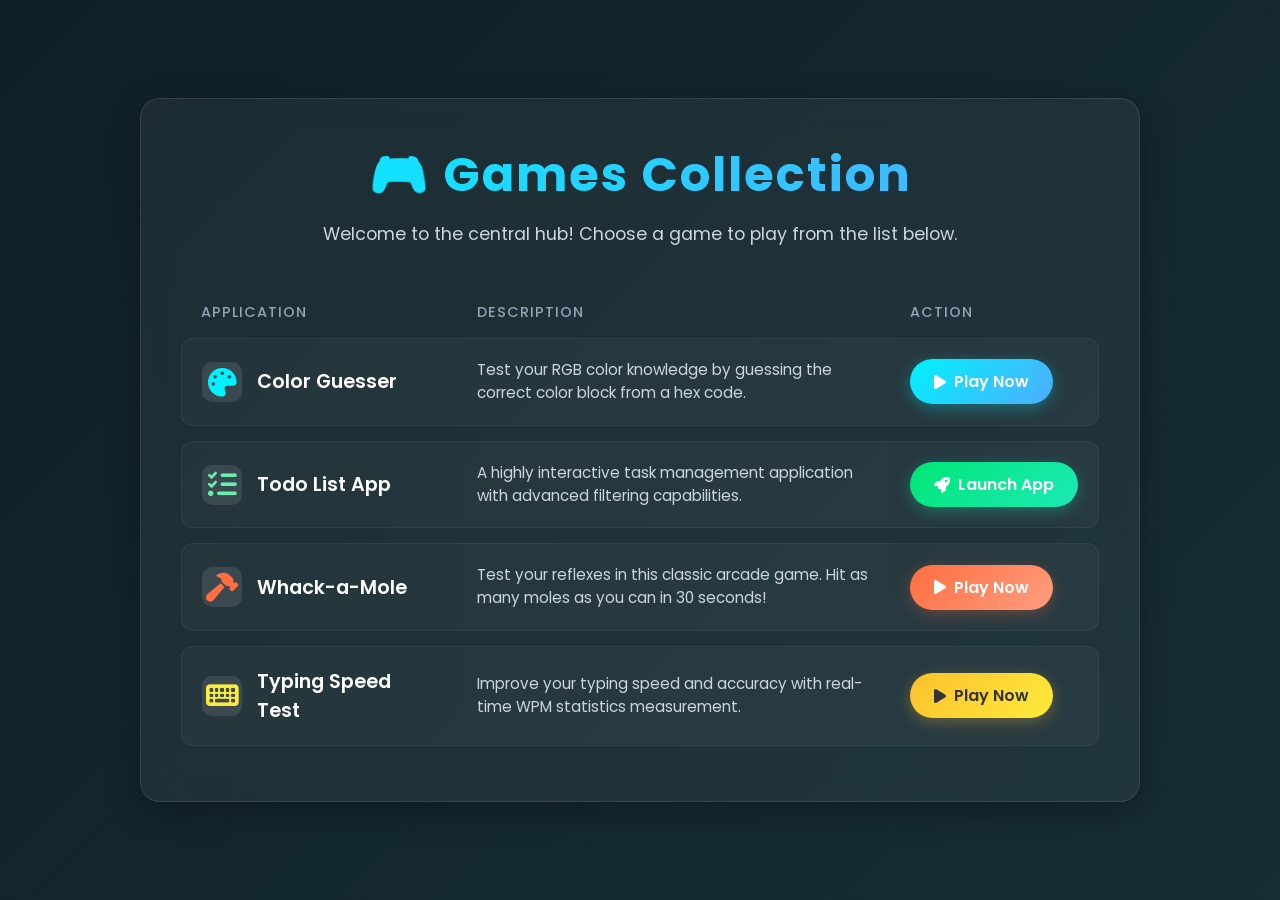
<file: index.html>
<!DOCTYPE html>
<html lang="en">
<head>
    <meta charset="UTF-8">
    <meta name="viewport" content="width=device-width, initial-scale=1.0">
    <title>Games Collection Hub</title>
    <!-- Google Fonts -->
    <link href="https://fonts.googleapis.com/css2?family=Poppins:wght@400;500;600;700&display=swap" rel="stylesheet">
    <!-- Font Awesome -->
    <link rel="stylesheet" href="https://cdnjs.cloudflare.com/ajax/libs/font-awesome/6.4.0/css/all.min.css">
    
    <style>
        * {
            margin: 0;
            padding: 0;
            box-sizing: border-box;
            font-family: 'Poppins', sans-serif;
        }

        body {
            min-height: 100vh;
            background: linear-gradient(135deg, #0f2027, #203a43, #2c5364);
            background-size: 400% 400%;
            animation: gradientBG 15s ease infinite;
            display: flex;
            justify-content: center;
            align-items: center;
            padding: 20px;
            color: #fff;
        }

        @keyframes gradientBG {
            0% { background-position: 0% 50%; }
            50% { background-position: 100% 50%; }
            100% { background-position: 0% 50%; }
        }

        .container {
            width: 100%;
            max-width: 1000px;
            background: rgba(255, 255, 255, 0.05);
            backdrop-filter: blur(15px);
            -webkit-backdrop-filter: blur(15px);
            border: 1px solid rgba(255, 255, 255, 0.1);
            border-radius: 20px;
            padding: 40px;
            box-shadow: 0 8px 32px 0 rgba(0, 0, 0, 0.3);
        }

        .header {
            text-align: center;
            margin-bottom: 40px;
        }

        .header h1 {
            font-size: 3em;
            font-weight: 700;
            letter-spacing: 2px;
            margin-bottom: 10px;
            background: linear-gradient(to right, #00f2fe, #4facfe);
            -webkit-background-clip: text;
            -webkit-text-fill-color: transparent;
        }

        .header p {
            color: #cbd5e1;
            font-size: 1.1em;
        }

        /* Modern Table Rules */
        .table-container {
            width: 100%;
            overflow-x: auto;
        }

        .games-table {
            width: 100%;
            border-collapse: separate;
            border-spacing: 0 15px; /* Spacing between rows */
        }

        .games-table th {
            text-align: left;
            padding: 0 20px;
            color: #94a3b8;
            font-weight: 500;
            text-transform: uppercase;
            letter-spacing: 1px;
            font-size: 0.9em;
        }

        .games-table td {
            padding: 20px;
            background: rgba(255, 255, 255, 0.03);
            border-top: 1px solid rgba(255, 255, 255, 0.05);
            border-bottom: 1px solid rgba(255, 255, 255, 0.05);
            transition: all 0.3s ease;
            vertical-align: middle;
        }
        
        .games-table tr:hover td {
            background: rgba(255, 255, 255, 0.08);
            transform: scale(1.01);
        }

        .games-table td:first-child {
            border-left: 1px solid rgba(255, 255, 255, 0.05);
            border-top-left-radius: 12px;
            border-bottom-left-radius: 12px;
        }

        .games-table td:last-child {
            border-right: 1px solid rgba(255, 255, 255, 0.05);
            border-top-right-radius: 12px;
            border-bottom-right-radius: 12px;
        }

        .game-title {
            display: flex;
            align-items: center;
            gap: 15px;
            font-size: 1.2em;
            font-weight: 600;
            color: #fff;
        }

        .game-icon {
            font-size: 1.5em;
            width: 40px;
            height: 40px;
            display: flex;
            justify-content: center;
            align-items: center;
            border-radius: 10px;
            background: rgba(255,255,255,0.1);
            color: #00f2fe;
        }

        .game-desc {
            color: #cbd5e1;
            font-size: 0.95em;
            line-height: 1.5;
            max-width: 400px;
        }

        .play-btn {
            display: inline-flex;
            align-items: center;
            gap: 8px;
            padding: 10px 24px;
            background: linear-gradient(135deg, #00f2fe, #4facfe);
            color: #fff;
            text-decoration: none;
            font-weight: 600;
            border-radius: 30px;
            transition: all 0.3s ease;
            box-shadow: 0 4px 15px rgba(0, 242, 254, 0.3);
            white-space: nowrap;
        }

        .play-btn:hover {
            transform: translateY(-2px);
            box-shadow: 0 6px 20px rgba(0, 242, 254, 0.5);
            color: #fff;
        }

        @media screen and (max-width: 768px) {
            .games-table thead {
                display: none;
            }
            .games-table, .games-table tbody, .games-table tr, .games-table td {
                display: block;
                width: 100%;
            }
            .games-table tr {
                margin-bottom: 20px;
                background: rgba(255, 255, 255, 0.03);
                border: 1px solid rgba(255, 255, 255, 0.05);
                border-radius: 12px;
            }
            .games-table td {
                text-align: center;
                border: none !important;
                padding: 15px;
            }
            .game-title {
                flex-direction: column;
                justify-content: center;
            }
            .game-desc {
                margin: 0 auto;
            }
        }
    </style>
</head>
<body>

    <div class="container">
        <div class="header">
            <h1>🎮 Games Collection</h1>
            <p>Welcome to the central hub! Choose a game to play from the list below.</p>
        </div>

        <div class="table-container">
            <table class="games-table">
                <thead>
                    <tr>
                        <th>Application</th>
                        <th>Description</th>
                        <th>Action</th>
                    </tr>
                </thead>
                <tbody>
                    <!-- Color Guesser -->
                    <tr>
                        <td>
                            <div class="game-title">
                                <div class="game-icon"><i class="fas fa-palette"></i></div>
                                Color Guesser
                            </div>
                        </td>
                        <td>
                            <div class="game-desc">Test your RGB color knowledge by guessing the correct color block from a hex code.</div>
                        </td>
                        <td>
                            <a href="https://games-wf1s.vercel.app/" target="_blank" class="play-btn">
                                <i class="fas fa-play"></i> Play Now
                            </a>
                        </td>
                    </tr>
                    
                    <!-- Todo List -->
                    <tr>
                        <td>
                            <div class="game-title">
                                <div class="game-icon" style="color: #69f0ae;"><i class="fas fa-list-check"></i></div>
                                Todo List App
                            </div>
                        </td>
                        <td>
                            <div class="game-desc">A highly interactive task management application with advanced filtering capabilities.</div>
                        </td>
                        <td>
                            <a href="https://games-r2dq.vercel.app/" target="_blank" class="play-btn" style="background: linear-gradient(135deg, #00e676, #1de9b6); box-shadow: 0 4px 15px rgba(29, 233, 182, 0.3);">
                                <i class="fas fa-rocket"></i> Launch App
                            </a>
                        </td>
                    </tr>

                    <!-- Whack a Mole -->
                    <tr>
                        <td>
                            <div class="game-title">
                                <div class="game-icon" style="color: #ff6e40;"><i class="fas fa-hammer"></i></div>
                                Whack-a-Mole
                            </div>
                        </td>
                        <td>
                            <div class="game-desc">Test your reflexes in this classic arcade game. Hit as many moles as you can in 30 seconds!</div>
                        </td>
                        <td>
                            <a href="https://games-pvd1.vercel.app/" target="_blank" class="play-btn" style="background: linear-gradient(135deg, #ff6e40, #ff9e80); box-shadow: 0 4px 15px rgba(255, 110, 64, 0.3);">
                                <i class="fas fa-play"></i> Play Now
                            </a>
                        </td>
                    </tr>

                    <!-- Typing Game -->
                    <tr>
                        <td>
                            <div class="game-title">
                                <div class="game-icon" style="color: #ffeb3b;"><i class="fas fa-keyboard"></i></div>
                                Typing Speed Test
                            </div>
                        </td>
                        <td>
                            <div class="game-desc">Improve your typing speed and accuracy with real-time WPM statistics measurement.</div>
                        </td>
                        <td>
                            <a href="https://games-o6s5.vercel.app/" target="_blank" class="play-btn" style="background: linear-gradient(135deg, #fbc02d, #ffeb3b); color: #333; box-shadow: 0 4px 15px rgba(251, 192, 45, 0.3);">
                                <i class="fas fa-play"></i> Play Now
                            </a>
                        </td>
                    </tr>
                </tbody>
            </table>
        </div>
    </div>

</body>
</html>
</file>
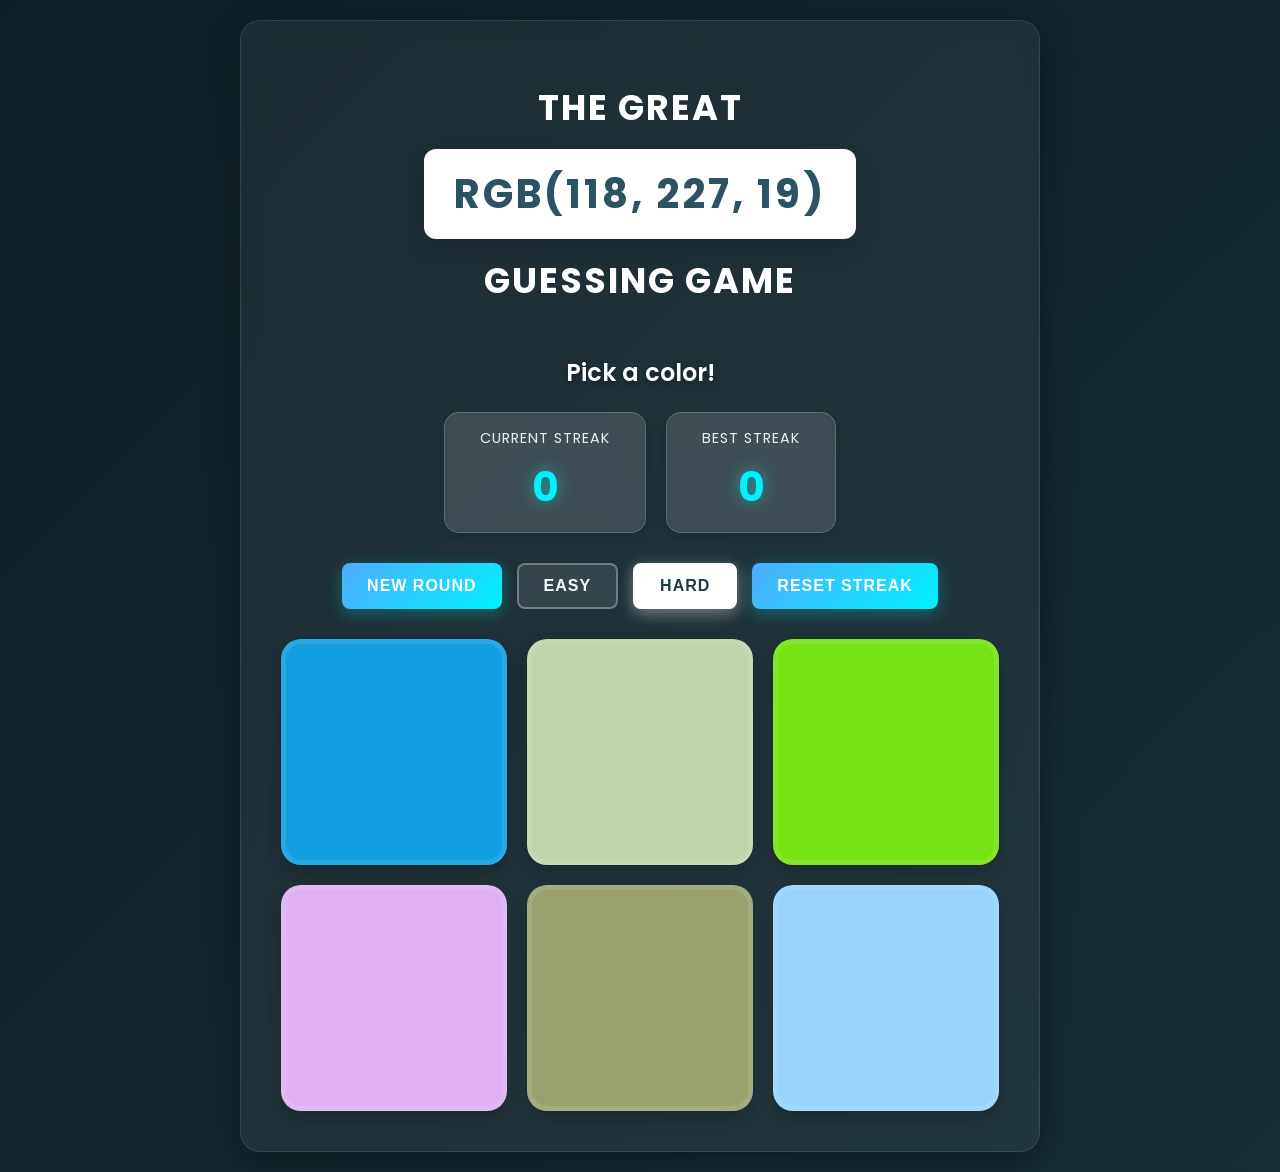
<file: color-guesser/index.html>
<!DOCTYPE html>
<html lang="en">
<head>
    <meta charset="UTF-8">
    <meta name="viewport" content="width=device-width, initial-scale=1.0">
    <title>Color Guessing Game</title>
    <link rel="stylesheet" href="style.css">

</head>
<body>
    <div class="container">
        <!-- Header Section -->
        <header>
            <h1>The Great</h1>
            <h1 id="colorDisplay" class="color-display">RGB Color Guessing Game</h1>
            <h1>Guessing Game</h1>
        </header>
        
        <!-- Message Display -->
        <div id="message" class="message">Pick a color!</div>
        
        <!-- Streak Display -->
        <div class="streak-section">
            <div class="streak-box">
                <h3>Current Streak</h3>
                <div id="currentStreak" class="streak-number">0</div>
            </div>
            <div class="streak-box">
                <h3>Best Streak</h3>
                <div id="bestStreak" class="streak-number">0</div>
            </div>
        </div>
        
        <!-- Control Buttons -->
        <div class="controls">
            <button id="newRoundBtn" class="control-btn">New Round</button>
            <button id="easyBtn" class="mode-btn">Easy</button>
            <button id="hardBtn" class="mode-btn selected">Hard</button>
            <button id="resetStreakBtn" class="control-btn">Reset Streak</button>
        </div>
        
        <!-- Color Box Grid -->
        <div id="colorBoxContainer" class="color-box-container">
            <div class="color-box"></div>
            <div class="color-box"></div>
            <div class="color-box"></div>
            <div class="color-box"></div>
            <div class="color-box"></div>
            <div class="color-box"></div>
        </div>
    </div>
    
    <script src="index.js"></script>
</body>
</html>
</file>
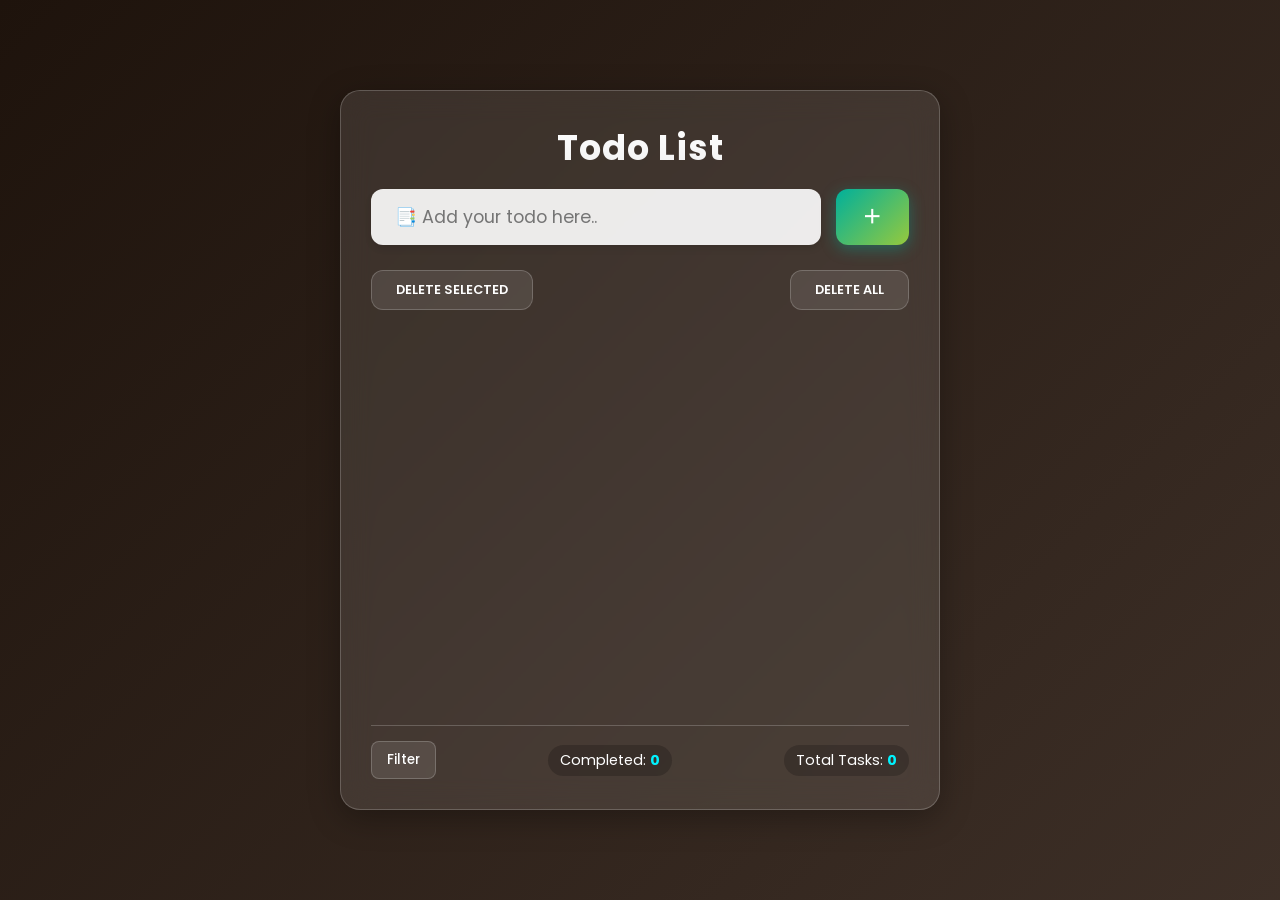
<file: todo-list/index.html>
<!DOCTYPE html>
<html lang="en" data-theme="bumblebee">

<head>
    <meta charset="UTF-8">
    <meta http-equiv="X-UA-Compatible" content="IE=edge">
    <meta name="viewport" content="width=device-width, initial-scale=1.0">
    <!-- css -->
    <link rel="stylesheet" href="style.css">
    <!--Icons-->
    <link href='https://unpkg.com/boxicons@2.1.2/css/boxicons.min.css' rel='stylesheet'>
    <link rel="icon" type="image/x-icon" href="to do.png">

    <title>Todolist</title>

</head>

<body>

    <!-- main todo container -->
    <div class="container">
        <!-- header that has input and add button -->
        <header>
            <h1>Todo List</h1>

            <div class="input-section">
                <input id="todo-input" type="text" placeholder="📑 Add your todo here.."
                    class="input w-full max-w-xs" />
                <button id="add-button" class="btn btn-add ">
                    <i class="bx bx-plus bx-sm"></i>
                </button>
            </div>
        </header>

        <!-- delete buttons -->

        <div class="todos-filter">

            <button id="delete-selected" class="btn btn-ghost delete-selected-btn">
                Delete Selected
            </button>
            <button id="delete-all" class="btn btn-ghost delete-all-btn">
                Delete All
            </button>
        </div>


        <!-- this is the dynamic content which dds ups all the todos -->
        <ul id="all-todos" class="todos-list">

        </ul>


        <!-- dropdown throgh which we can apply filters -->
        <div class="filters">
            <div class="dropdown">
                <button class="dropbtn">Filter</button>
                <div class="dropdown-content">
                    <a href="#" id="all">All</a>
                    <a href="#" id="rem">Pending</a>
                    <a href="#" id="com">Completed</a>
                </div>
            </div>

            <!-- value showing completed task and all -->
            <div class="completed-task">
                <p>Completed: <span id="c-count">0</span></p>
            </div>
            <div class="remaining-task">
                <p>Total Tasks: <span id="r-count">0</span></p>
            </div>
        </div>
    </div>

    <!-- JS -->
    <script src="index.js"></script>

</body>

</html>
</file>
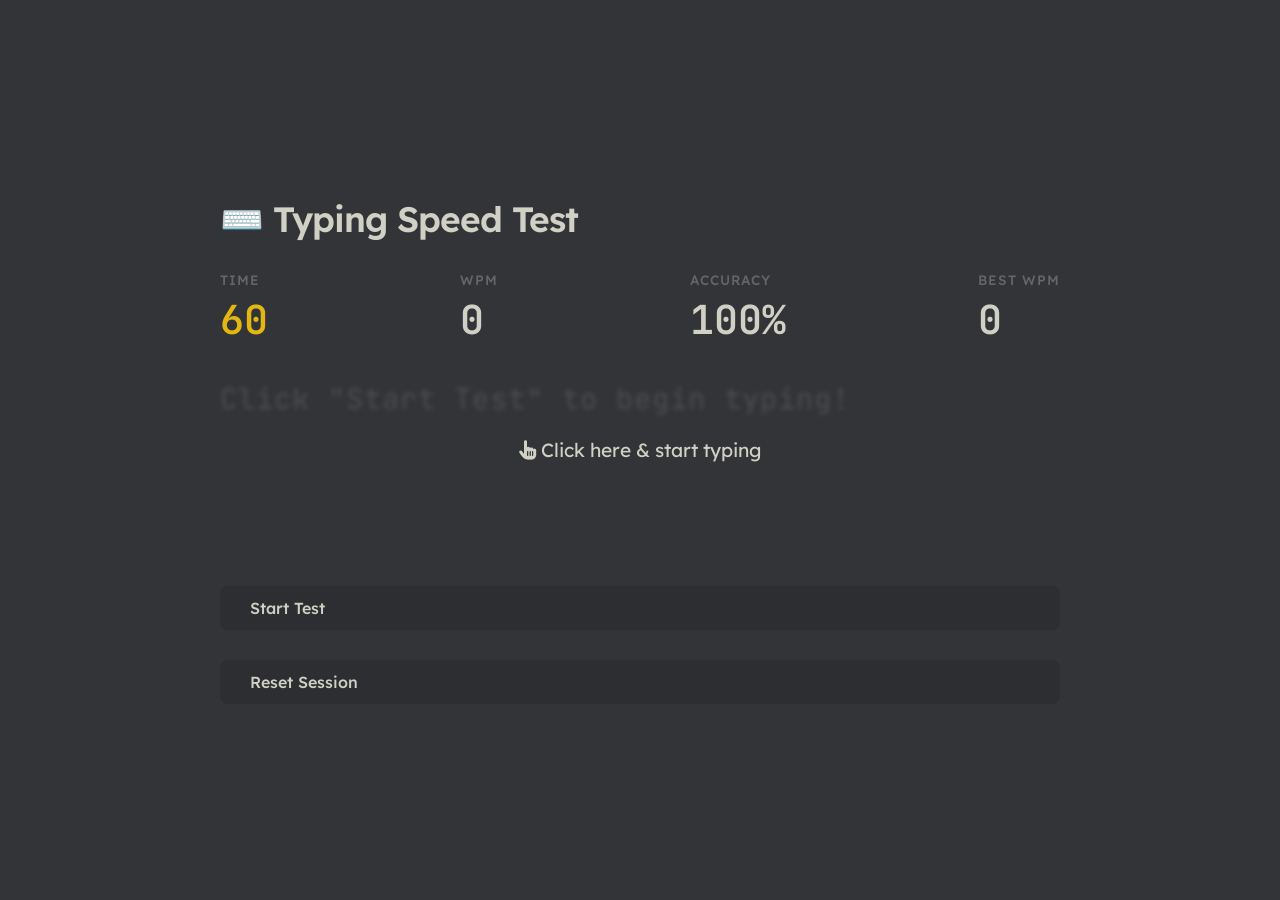
<file: typing-game/index.html>
<!DOCTYPE html>
<html lang="en">
<head>
    <meta charset="UTF-8">
    <meta name="viewport" content="width=device-width, initial-scale=1.0">
    <title>Typing Speed Test</title>
    <link rel="stylesheet" href="style.css">
    <!-- Font Awesome for icons -->
    <link rel="stylesheet" href="https://cdnjs.cloudflare.com/ajax/libs/font-awesome/6.4.0/css/all.min.css">
</head>
<body>
    <div class="container">
        <h1>⌨️ Typing Speed Test</h1>
        
        <div class="stats-bar">
            <div class="stat-box">
                <h3>Time</h3>
                <div id="timer">60</div>
            </div>
            <div class="stat-box">
                <h3>WPM</h3>
                <div id="wpm">0</div>
            </div>
            <div class="stat-box">
                <h3>Accuracy</h3>
                <div id="accuracy">100%</div>
            </div>
            <div class="stat-box">
                <h3>Best WPM</h3>
                <div id="bestWPM">0</div>
            </div>
        </div>
        
        <div class="text-display" id="textDisplay">
            Click "Start Test" to begin typing!
        </div>
        
        <textarea 
            id="typingArea" 
            placeholder="The test will start when you begin typing..."
            disabled
        ></textarea>
        
        <button id="startBtn" class="start-btn">Start Test</button>
        <button id="resetBtn" class="reset-btn">Reset Session</button>
    </div>
    
    <script src="script.js"></script>
</body>
</html>
</file>
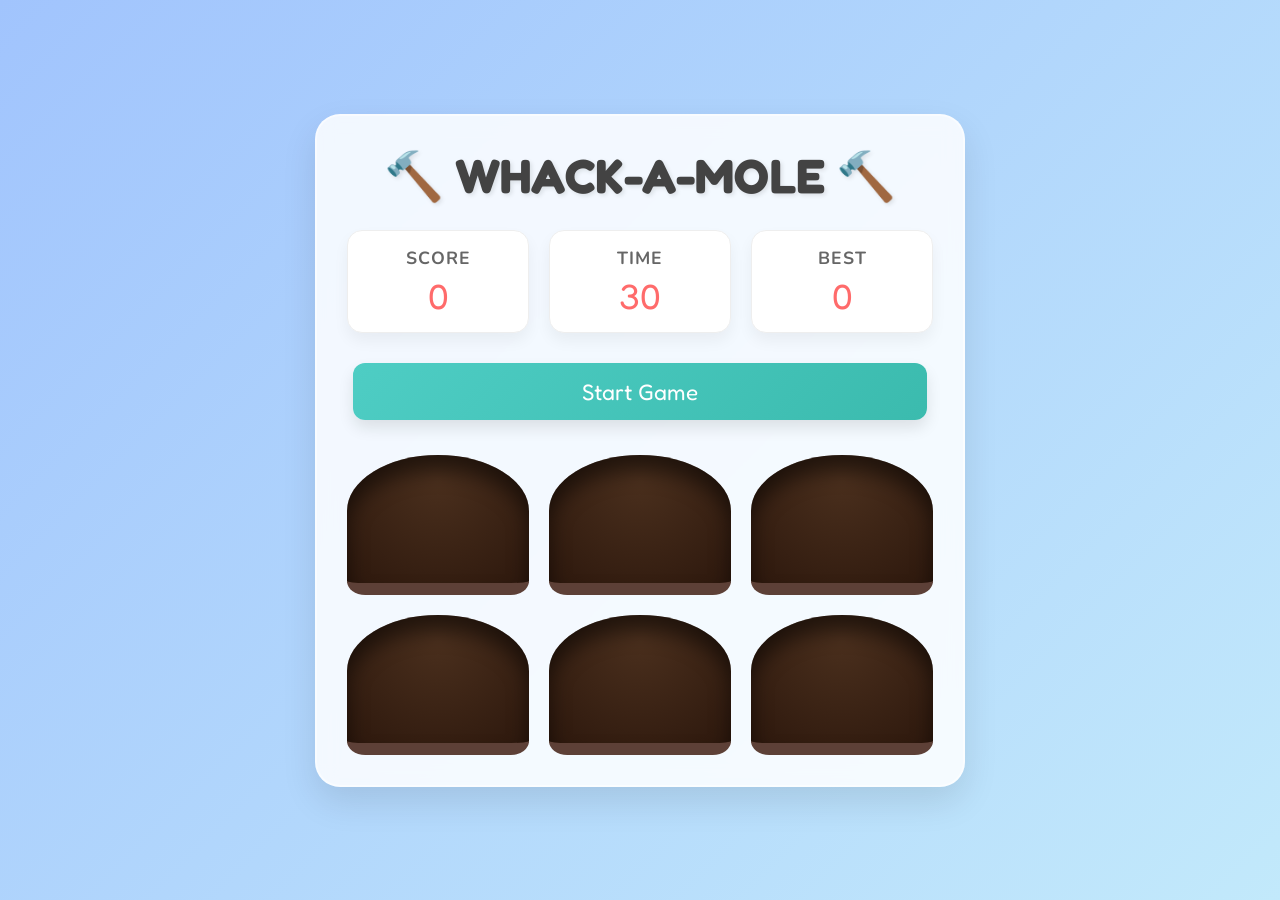
<file: whack-a-mole/index.html>
<!DOCTYPE html>
<html lang="en">
    <head>
        <meta charset="UTF-8">
        <meta name="viewport" content="width=device-width, initial-scale=1.0">
        <title>Whack-a-Mole Game</title>
        <link rel="stylesheet" href="style.css">

</head>
<body>
    <div class="container">
        <h1>🔨 Whack-a-Mole 🔨</h1>
        
        <div class="scoreboard">
            <div class="score-box">
                <h3>Score</h3>
                <div id="score">0</div>
            </div>
            <div class="score-box">
                <h3>Time</h3>
                <div id="timeLeft">30</div>
            </div>
            <div class="score-box">
                <h3>Best</h3>
                <div id="maxScore">0</div>
            </div>
        </div>
        
        <button id="startBtn" class="start-btn">Start Game</button>
      
        <button id="pauseBtn" class="control-btn" style="display: none;">⏸️ Pause</button>
        <button id="resumeBtn" class="control-btn" style="display: none;">▶️ Resume</button>

        <div class="game-board">
            <div class="hole" id="hole1">
                <div class="mole"></div>
            </div>
            <div class="hole" id="hole2">
                <div class="mole"></div>
            </div>
            <div class="hole" id="hole3">
                <div class="mole"></div>
            </div>
            <div class="hole" id="hole4">
                <div class="mole"></div>
            </div>
            <div class="hole" id="hole5">
                <div class="mole"></div>
            </div>
            <div class="hole" id="hole6">
                <div class="mole"></div>
            </div>
        </div>
    </div>
    
    <script src="index.js"></script>
</body>
</html>
</file>
<file: color-guesser/style.css>
@import url('https://fonts.googleapis.com/css2?family=Poppins:wght@300;400;600;700&display=swap');

/* Reset and Base Styles */
* {
    margin: 0;
    padding: 0;
    box-sizing: border-box;
}

body {
    font-family: 'Poppins', sans-serif;
    background: linear-gradient(135deg, #0f2027, #203a43, #2c5364);
    background-size: 400% 400%;
    animation: gradientBG 15s ease infinite;
    min-height: 100vh;
    display: flex;
    justify-content: center;
    align-items: center;
    padding: 20px;
    color: white;
}

@keyframes gradientBG {
    0% { background-position: 0% 50%; }
    50% { background-position: 100% 50%; }
    100% { background-position: 0% 50%; }
}

/* Main Container */
.container {
    max-width: 800px;
    width: 100%;
    text-align: center;
    background: rgba(255, 255, 255, 0.05);
    backdrop-filter: blur(10px);
    -webkit-backdrop-filter: blur(10px);
    border: 1px solid rgba(255, 255, 255, 0.1);
    box-shadow: 0 8px 32px 0 rgba(0, 0, 0, 0.37);
    padding: 40px;
    border-radius: 20px;
}

/* Header Styles */
header {
    margin-bottom: 25px;
    padding: 20px;
    border-radius: 12px;
    transition: background-color 0.5s ease;
}

header h1 {
    font-size: 2.2em;
    font-weight: 700;
    text-transform: uppercase;
    letter-spacing: 2px;
}

.color-display {
    background: white;
    color: #2c5364;
    padding: 15px 30px;
    border-radius: 12px;
    margin: 15px auto;
    display: inline-block;
    font-size: 2.5em;
    letter-spacing: 3px;
    font-weight: 700;
    box-shadow: 0 10px 20px rgba(0, 0, 0, 0.15);
}

/* Message Display */
.message {
    font-size: 1.5em;
    font-weight: 600;
    margin-bottom: 20px;
    height: 40px;
    display: flex;
    align-items: center;
    justify-content: center;
    transition: all 0.3s ease;
    text-shadow: 0 2px 4px rgba(0,0,0,0.3);
}

/* Streak Section */
.streak-section {
    display: flex;
    gap: 20px;
    justify-content: center;
    margin-bottom: 30px;
}

.streak-box {
    background: rgba(255, 255, 255, 0.1);
    border-radius: 15px;
    padding: 15px 35px;
    backdrop-filter: blur(5px);
    border: 1px solid rgba(255, 255, 255, 0.2);
    box-shadow: 0 4px 6px rgba(0,0,0,0.1);
}

.streak-box h3 {
    font-size: 0.9em;
    margin-bottom: 8px;
    opacity: 0.9;
    font-weight: 400;
    text-transform: uppercase;
    letter-spacing: 1px;
}

.streak-number {
    font-size: 2.5em;
    font-weight: 700;
    color: #00f2fe;
    text-shadow: 0 0 15px rgba(0, 242, 254, 0.5);
}

/* Control Buttons */
.controls {
    display: flex;
    gap: 15px;
    justify-content: center;
    margin-bottom: 30px;
    flex-wrap: wrap;
}

.control-btn, .mode-btn {
    padding: 12px 25px;
    font-size: 1em;
    font-weight: 600;
    border: none;
    border-radius: 8px;
    cursor: pointer;
    transition: all 0.3s cubic-bezier(0.25, 0.8, 0.25, 1);
    text-transform: uppercase;
    letter-spacing: 1px;
}

.control-btn {
    background: linear-gradient(135deg, #4facfe 0%, #00f2fe 100%);
    color: white;
    box-shadow: 0 4px 15px rgba(0, 242, 254, 0.3);
}

.control-btn:hover {
    transform: translateY(-3px);
    box-shadow: 0 6px 20px rgba(0, 242, 254, 0.5);
}

.mode-btn {
    background: rgba(255, 255, 255, 0.1);
    color: white;
    border: 2px solid rgba(255, 255, 255, 0.3);
}

.mode-btn:hover {
    background: rgba(255, 255, 255, 0.2);
    transform: translateY(-2px);
}

.mode-btn.selected {
    background: white !important;
    color: #203a43 !important;
    border-color: white !important;
    box-shadow: 0 4px 15px rgba(255,255,255,0.4);
}

/* Color Box Grid */
.color-box-container {
    display: grid;
    grid-template-columns: repeat(3, 1fr);
    gap: 20px;
    margin-top: 20px;
}

.color-box {
    aspect-ratio: 1;
    border-radius: 20px;
    cursor: pointer;
    transition: all 0.3s cubic-bezier(0.175, 0.885, 0.32, 1.275);
    border: 5px solid rgba(255, 255, 255, 0.1);
    box-shadow: 0 8px 15px rgba(0, 0, 0, 0.2);
}

.color-box:hover {
    transform: scale(1.08) translateY(-5px);
    border-color: rgba(255, 255, 255, 0.8);
    box-shadow: 0 15px 25px rgba(0, 0, 0, 0.3);
}

.color-box.fade {
    opacity: 0.1;
    pointer-events: none;
    transform: scale(0.9);
}

/* Shake Animation */
@keyframes shake {
  0% { transform: translateX(0); }
  25% { transform: translateX(-10px) rotate(-5deg); }
  50% { transform: translateX(10px) rotate(5deg); }
  75% { transform: translateX(-10px) rotate(-5deg); }
  100% { transform: translateX(0); }
}

.shake {
    animation: shake 0.5s ease-in-out;
}

/* Responsive Design */
@media (max-width: 768px) {
    .container {
        padding: 20px;
    }
    
    header h1 {
        font-size: 1.6em;
    }
    
    .color-display {
        font-size: 1.5em;
        padding: 10px 20px;
    }
    
    .streak-section {
        flex-direction: row;
        gap: 15px;
    }
    
    .streak-box {
        padding: 10px 20px;
    }
    
    .streak-number {
        font-size: 2em;
    }
    
    .color-box-container {
        gap: 15px;
    }
}

@media (max-width: 480px) {
    .color-box-container {
        grid-template-columns: repeat(2, 1fr);
    }
    
    .controls {
        flex-direction: column;
    }
    
    .control-btn, .mode-btn {
        width: 100%;
    }
}
</file>
<file: todo-list/style.css>
@import url('https://fonts.googleapis.com/css2?family=Poppins:wght@300;400;500;600;700&display=swap');

/* Base Styles */
* {
    margin: 0;
    padding: 0;
    box-sizing: border-box;
    font-family: 'Poppins', sans-serif;
}

::-webkit-scrollbar {
    width: 8px;
    background: transparent;
}
::-webkit-scrollbar-thumb {
    background: rgba(255, 255, 255, 0.2);
    border-radius: 4px;
}

body {
    position: relative;
    height: 100vh;
    display: flex;
    justify-content: center;
    align-items: center;
    background: linear-gradient(135deg, #1e130c, #9a8478);
    background-size: 400% 400%;
    animation: gradientBG 15s ease infinite;
    color: #fff;
}

@keyframes gradientBG {
    0% { background-position: 0% 50%; }
    50% { background-position: 100% 50%; }
    100% { background-position: 0% 50%; }
}

/* Main Container (Glassmorphism) */
.container {
    display: flex;
    align-items: stretch;
    justify-content: flex-start;
    flex-direction: column;
    width: 600px;
    max-width: 90%;
    height: 80vh;
    background: rgba(255, 255, 255, 0.1);
    backdrop-filter: blur(15px);
    -webkit-backdrop-filter: blur(15px);
    border: 1px solid rgba(255, 255, 255, 0.2);
    box-shadow: 0 8px 32px 0 rgba(0, 0, 0, 0.3);
    border-radius: 20px;
    padding: 30px;
}

header {
    text-align: center;
    margin-bottom: 25px;
}

header h1 {
    font-size: 2.2rem;
    font-weight: 700;
    letter-spacing: 1px;
    margin-bottom: 15px;
    background: -webkit-linear-gradient(#fff, #f0f0f0);
    -webkit-background-clip: text;
    -webkit-text-fill-color: transparent;
}

/* Input Section */
.input-section {
    display: flex;
    gap: 15px;
    width: 100%;
}

.input {
    flex-grow: 1;
    border-radius: 12px;
    height: 3.5rem;
    border: none;
    padding: 0 1.5rem;
    font-size: 1.1rem;
    background: rgba(255, 255, 255, 0.9);
    color: #333;
    outline: none;
    transition: box-shadow 0.3s ease;
    box-shadow: 0 4px 6px rgba(0,0,0,0.1);
}

.input:focus {
    box-shadow: 0 0 0 4px rgba(255,255,255,0.3);
}

/* Buttons */
.btn {
    cursor: pointer;
    border: none;
    border-radius: 12px;
    height: 3.5rem;
    display: flex;
    justify-content: center;
    align-items: center;
    padding: 0 1.5rem;
    font-weight: 600;
    transition: all 0.3s ease;
    font-size: 0.9rem;
    text-transform: uppercase;
}

.btn:active {
    transform: scale(0.95);
}

.btn-add {
    background: linear-gradient(135deg, #00b09b, #96c93d);
    color: white;
    box-shadow: 0 4px 15px rgba(0, 176, 155, 0.4);
}
.btn-add:hover {
    box-shadow: 0 6px 20px rgba(0, 176, 155, 0.6);
    transform: translateY(-2px);
}

/* Action Buttons (Ghost style with Glass) */
.todos-filter {
    display: flex;
    justify-content: space-between;
    margin-bottom: 20px;
}

.btn-ghost {
    background: rgba(255, 255, 255, 0.1);
    color: white;
    height: 2.5rem;
    border: 1px solid rgba(255, 255, 255, 0.2);
    font-size: 0.8rem;
}
.btn-ghost:hover {
    background: rgba(255, 255, 255, 0.2);
}

/* List Area */
.todos-list {
    flex-grow: 1;
    overflow-y: auto;
    padding-right: 5px;
    display: flex;
    flex-direction: column;
    gap: 15px;
}

.todo-item {
    display: flex;
    justify-content: space-between;
    align-items: center;
    padding: 15px 20px;
    background: rgba(255, 255, 255, 0.15);
    border: 1px solid rgba(255, 255, 255, 0.1);
    border-radius: 12px;
    transition: transform 0.2s, background 0.2s;
}

.todo-item:hover {
    background: rgba(255, 255, 255, 0.25);
    transform: translateX(5px);
}

.todo-item p {
    font-size: 1.1rem;
    word-break: break-all;
    flex-grow: 1;
    margin-right: 15px;
}

.todo-item strike {
    opacity: 0.6;
    color: #ffd700;
}

.todo-actions {
    display: flex;
    gap: 10px;
}

.todo-actions .btn {
    height: 2.5rem;
    width: 2.5rem;
    padding: 0;
    border-radius: 8px;
}

.btn-success {
    background: #28a745;
    color: white;
}
.btn-success:hover {
    background: #218838;
}

.btn-error {
    background: #dc3545;
    color: white;
}
.btn-error:hover {
    background: #c82333;
}

.di, .ci {
    pointer-events: none;
}

/* Bottom Filters & Stats */
.filters {
    margin-top: 20px;
    display: flex;
    justify-content: space-between;
    align-items: center;
    padding-top: 15px;
    border-top: 1px solid rgba(255, 255, 255, 0.2);
    font-size: 0.9rem;
}

/* Dropdown */
.dropdown {
    position: relative;
    display: inline-block;
}

.dropbtn {
    background: rgba(255, 255, 255, 0.1);
    color: white;
    padding: 8px 15px;
    border-radius: 8px;
    border: 1px solid rgba(255, 255, 255, 0.2);
    cursor: pointer;
    font-family: 'Poppins', sans-serif;
    font-weight: 500;
}

.dropdown-content {
    display: none;
    position: absolute;
    bottom: 100%;
    left: 0;
    background: rgba(30, 30, 30, 0.9);
    backdrop-filter: blur(10px);
    border-radius: 8px;
    min-width: 120px;
    box-shadow: 0 8px 16px rgba(0,0,0,0.2);
    z-index: 10;
    overflow: hidden;
    margin-bottom: 5px;
}

.dropdown-content a {
    color: white;
    padding: 10px 15px;
    text-decoration: none;
    display: block;
    transition: background 0.2s;
    font-size: 0.85rem;
}

.dropdown-content a:hover {
    background: rgba(255, 255, 255, 0.1);
}

.dropdown:hover .dropdown-content {
    display: block;
}

.dropdown:hover .dropbtn {
    background: rgba(255, 255, 255, 0.2);
}

.completed-task, .remaining-task {
    background: rgba(0, 0, 0, 0.2);
    padding: 5px 12px;
    border-radius: 20px;
}
span#c-count, span#r-count {
    font-weight: bold;
    color: #00f2fe;
}
</file>
<file: typing-game/style.css>
/* ===== Sleek Dark UI (Monkeytype Inspired) ===== */
@import url('https://fonts.googleapis.com/css2?family=JetBrains+Mono:wght@400;500;700&family=Lexend+Deca:wght@400;500;600&display=swap');

* {
    margin: 0;
    padding: 0;
    box-sizing: border-box;
    transition: background-color 0.3s, color 0.3s;
}

body {
    font-family: 'Lexend Deca', sans-serif;
    background-color: #323437; /* Dark grayish black */
    color: #646669; /* Muted text */
    min-height: 100vh;
    display: flex;
    justify-content: center;
    align-items: center;
    padding: 20px;
}

.container {
    max-width: 900px;
    width: 100%;
    padding: 30px;
    display: flex;
    flex-direction: column;
    gap: 30px;
}

/* Header */
h1 {
    text-align: left;
    color: #d1d0c5;
    font-size: 2.2em;
    font-weight: 600;
    letter-spacing: -1px;
    display: flex;
    align-items: center;
    gap: 15px;
}
h1 i {
    color: #e2b714; /* Yellow accent */
}

/* Stats Bar */
.stats-bar {
    display: flex;
    justify-content: space-between;
    align-items: center;
    background: transparent;
    border-radius: 10px;
}

.stat-box {
    display: flex;
    flex-direction: column;
    align-items: flex-start;
}

.stat-box h3 {
    font-size: 0.85em;
    font-weight: 500;
    color: #646669;
    text-transform: uppercase;
    letter-spacing: 1px;
    margin-bottom: 5px;
}

.stat-box div {
    font-size: 2.5em;
    font-weight: 600;
    color: #d1d0c5;
    font-family: 'JetBrains Mono', monospace;
}

.stat-box #timer {
    color: #e2b714;
}

/* Typing Display */
.text-display {
    position: relative;
    font-size: 1.8em;
    line-height: 1.6;
    min-height: 180px;
    font-family: 'JetBrains Mono', monospace;
    color: #646669;
    user-select: none;
    letter-spacing: 1px;
    z-index: 10;
}

.text-display .correct {
    color: #d1d0c5; /* White/Cream */
}

.text-display .incorrect {
    color: #ca4754; /* Red */
    border-bottom: 2px solid #ca4754;
    background: rgba(202, 71, 84, 0.15);
}

.text-display .current {
    color: #d1d0c5;
    position: relative;
}

.text-display .current::before {
    content: '';
    position: absolute;
    left: 0;
    bottom: 2px;
    width: 100%;
    height: 3px;
    background-color: #e2b714; /* Accent color under current letter */
    border-radius: 2px;
    animation: blink 1s infinite alternate;
}

@keyframes blink {
    0% { opacity: 1; }
    100% { opacity: 0; }
}

/* Hidden Text Area */
#typingArea {
    position: absolute;
    opacity: 0;
    top: 0;
    left: 0;
    width: 100%;
    height: 100%;
    cursor: default;
    z-index: -1;
}

/* Custom overlay for clicking */
.typing-overlay {
    position: relative;
    cursor: text;
}
.typing-overlay:focus-within .text-display {
    opacity: 1;
}
.typing-overlay:not(:focus-within) .text-display {
    opacity: 0.5;
    filter: blur(2px);
}
.start-prompt {
    position: absolute;
    top: 50%;
    left: 50%;
    transform: translate(-50%, -50%);
    font-size: 1.2em;
    color: #d1d0c5;
    display: none;
    pointer-events: none;
    z-index: 20;
}
.typing-overlay:not(:focus-within) .start-prompt {
    display: block;
}

/* Controls */
.controls {
    display: flex;
    justify-content: center;
    gap: 20px;
    margin-top: 20px;
}

.start-btn, .reset-btn {
    padding: 12px 30px;
    font-size: 1em;
    font-weight: 500;
    font-family: 'Lexend Deca', sans-serif;
    border: none;
    border-radius: 8px;
    cursor: pointer;
    background: #2c2e31;
    color: #d1d0c5;
    transition: all 0.2s;
    display: flex;
    align-items: center;
    gap: 10px;
}

.start-btn:hover:not(:disabled), .reset-btn:hover {
    background: #d1d0c5;
    color: #2c2e31;
}

.start-btn:disabled {
    background: #232427;
    color: #646669;
    cursor: not-allowed;
}

/* Media Queries */
@media (max-width: 768px) {
    .text-display {
        font-size: 1.3em;
    }
    
    .stat-box div {
        font-size: 1.8em;
    }
    
    h1 {
        font-size: 1.8em;
    }
}
</file>
<file: whack-a-mole/style.css>
@import url('https://fonts.googleapis.com/css2?family=Fredoka+One&family=Nunito:wght@400;700&display=swap');

* {
    margin: 0;
    padding: 0;
    box-sizing: border-box;
    font-family: 'Nunito', sans-serif;
}

body {
    background: linear-gradient(135deg, #a1c4fd 0%, #c2e9fb 100%);
    min-height: 100vh;
    display: flex;
    justify-content: center;
    align-items: center;
    padding: 20px;
}

.container {
    background: rgba(255, 255, 255, 0.85);
    backdrop-filter: blur(10px);
    border-radius: 25px;
    padding: 30px;
    box-shadow: 0 15px 35px rgba(0, 0, 0, 0.1);
    max-width: 650px;
    width: 100%;
    border: 2px solid rgba(255, 255, 255, 0.5);
    text-align: center;
}

h1 {
    font-family: 'Fredoka One', cursive;
    color: #434343;
    font-size: 3em;
    margin-bottom: 25px;
    text-transform: uppercase;
    text-shadow: 2px 2px 4px rgba(0,0,0,0.1);
}

.scoreboard {
    display: flex;
    justify-content: center;
    gap: 20px;
    margin-bottom: 25px;
}

.score-box {
    background: #fff;
    color: #333;
    padding: 15px 25px;
    border-radius: 15px;
    text-align: center;
    box-shadow: 0 8px 15px rgba(0,0,0,0.05);
    border: 1px solid #eee;
    flex: 1;
}

.score-box h3 {
    font-size: 1.1em;
    font-weight: 700;
    color: #666;
    margin-bottom: 5px;
    text-transform: uppercase;
    letter-spacing: 1px;
}

.score-box div {
    font-size: 2.2em;
    font-family: 'Fredoka One', cursive;
    color: #ff6b6b;
}

/* Action Buttons */
.start-btn, .control-btn {
    display: inline-block;
    width: 48%;
    padding: 15px;
    font-size: 1.4em;
    font-family: 'Fredoka One', cursive;
    color: white;
    border: none;
    border-radius: 12px;
    cursor: pointer;
    margin: 5px 1%;
    margin-bottom: 25px;
    transition: all 0.3s cubic-bezier(0.175, 0.885, 0.32, 1.275);
    box-shadow: 0 8px 15px rgba(0,0,0,0.1);
}

.start-btn {
    background: linear-gradient(135deg, #4ECDC4, #3bbbae);
    width: 98%;
}

.start-btn:hover:not(:disabled) {
    transform: translateY(-4px);
    box-shadow: 0 12px 20px rgba(78, 205, 196, 0.3);
}

.control-btn {
    background: linear-gradient(135deg, #ff6b6b, #ee5a52);
}

.control-btn:hover:not(:disabled) {
    transform: translateY(-4px);
    box-shadow: 0 12px 20px rgba(255, 107, 107, 0.3);
}

.start-btn:disabled, .control-btn:disabled {
    background: #bdc3c7;
    cursor: not-allowed;
    transform: none;
    box-shadow: none;
}

/* Game Board */
.game-board {
    display: grid;
    grid-template-columns: repeat(3, 1fr);
    gap: 20px;
    margin-top: 10px;
}

.hole {
    width: 100%;
    height: 140px;
    background: radial-gradient(circle at 50% 20%, #4a2f1d, #2d180d);
    border-radius: 50% 50% 10% 10% / 40% 40% 10% 10%;
    position: relative;
    overflow: hidden;
    cursor: url('data:image/svg+xml;utf8,<svg width="40" height="40" viewBox="0 0 40 40" xmlns="http://www.w3.org/2000/svg"><text x="0" y="32" font-size="32">🔨</text></svg>'), pointer;
    border-bottom: 12px solid #5d4037;
    box-shadow: inset 0 15px 20px rgba(0,0,0,0.5);
    transition: transform 0.1s;
}

.hole:active {
    transform: scale(0.95);
}

.mole {
    width: 75%;
    height: 85%;
    background: #8e5c3e;
    border-radius: 50% 50% 0 0;
    position: absolute;
    bottom: -100%;
    left: 12.5%;
    transition: bottom 0.2s cubic-bezier(0.68, -0.55, 0.265, 1.55);
    pointer-events: none;
    border: 3px solid #6b4026;
    border-bottom: none;
}

.mole::before {
    content: '🐹';
    font-size: 4em;
    position: absolute;
    top: 50%;
    left: 50%;
    transform: translate(-50%, -50%);
}

.mole.up {
    bottom: -5%;
    pointer-events: auto;
}

.mole.bonked {
    bottom: -100%;
    transition: bottom 0.1s;
}

.mole.bonked::before {
    content: '😵';
}

@media (max-width: 600px) {
    .game-board {
        grid-template-columns: repeat(2, 1fr);
    }
    
    .hole {
        height: 120px;
    }
    
    h1 {
        font-size: 2.2em;
    }
    
    .start-btn, .control-btn {
        width: 100%;
        margin: 5px 0;
    }
}
</file>
